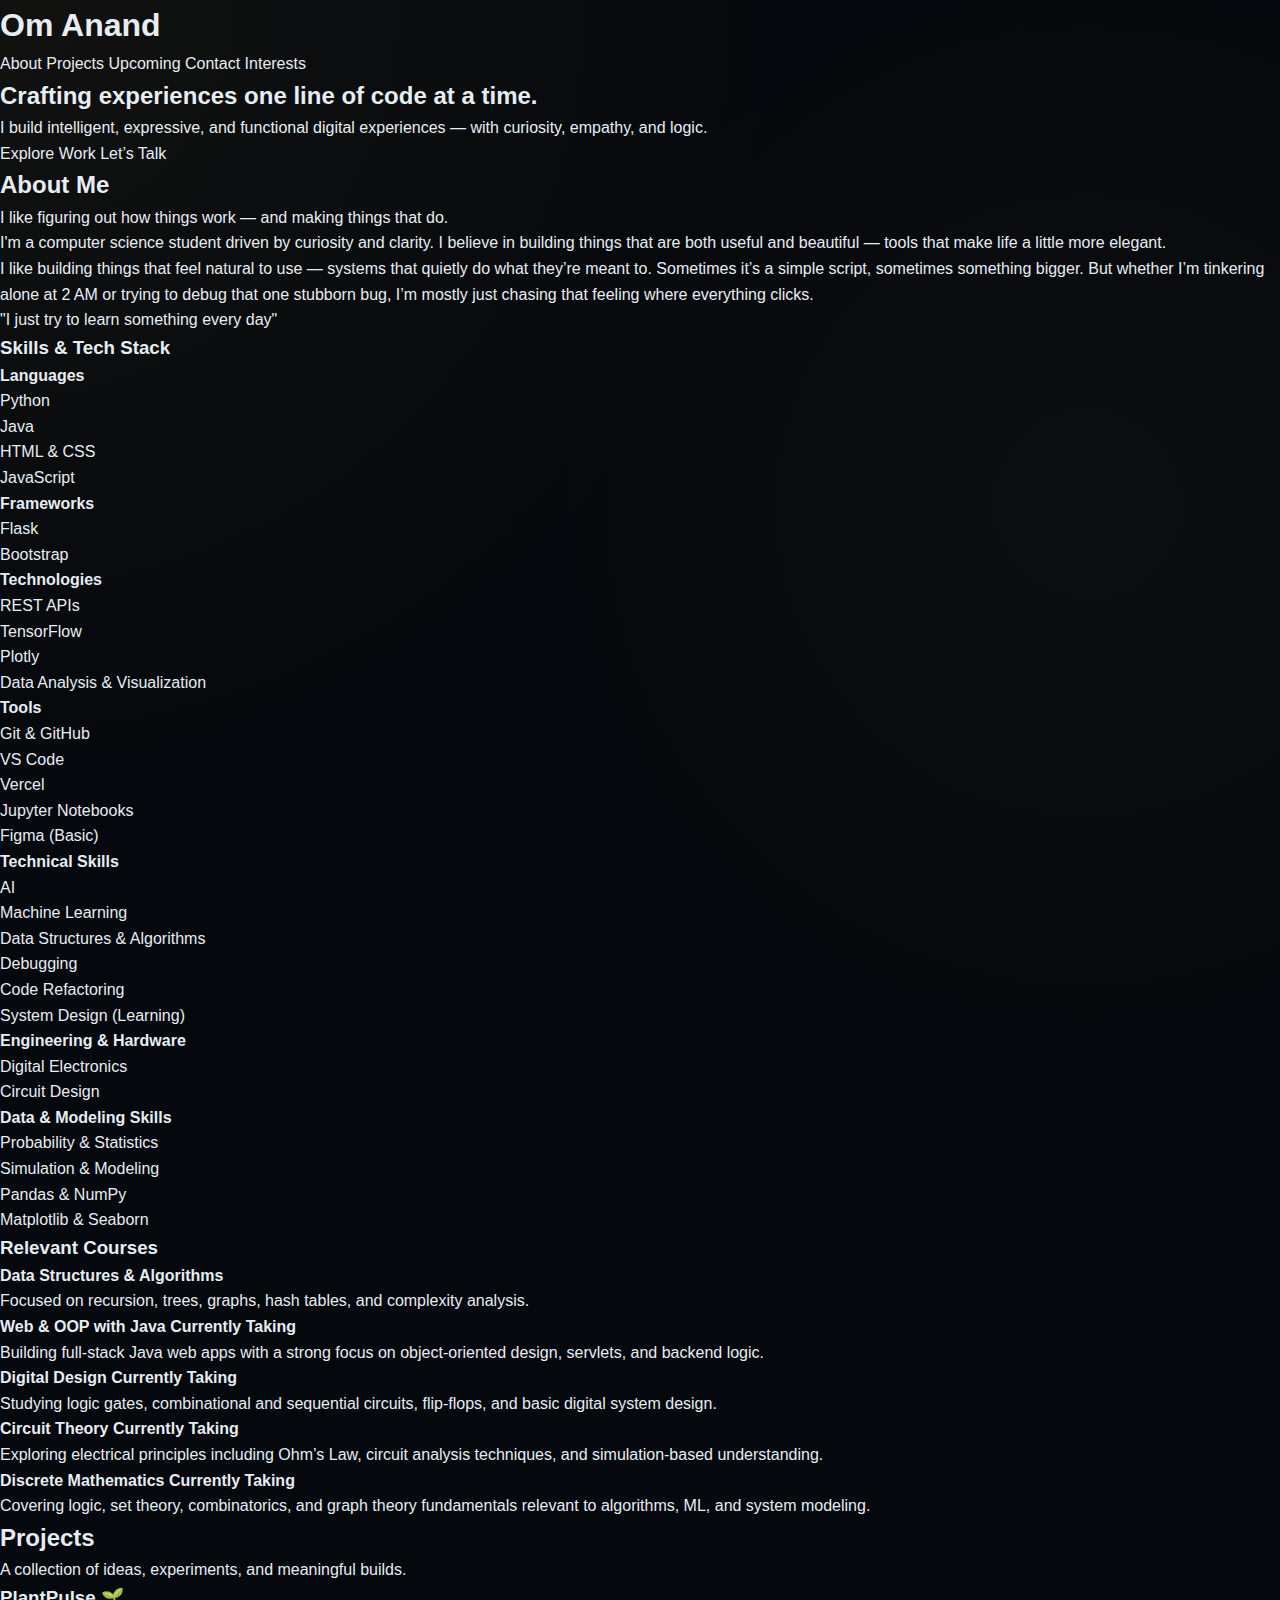
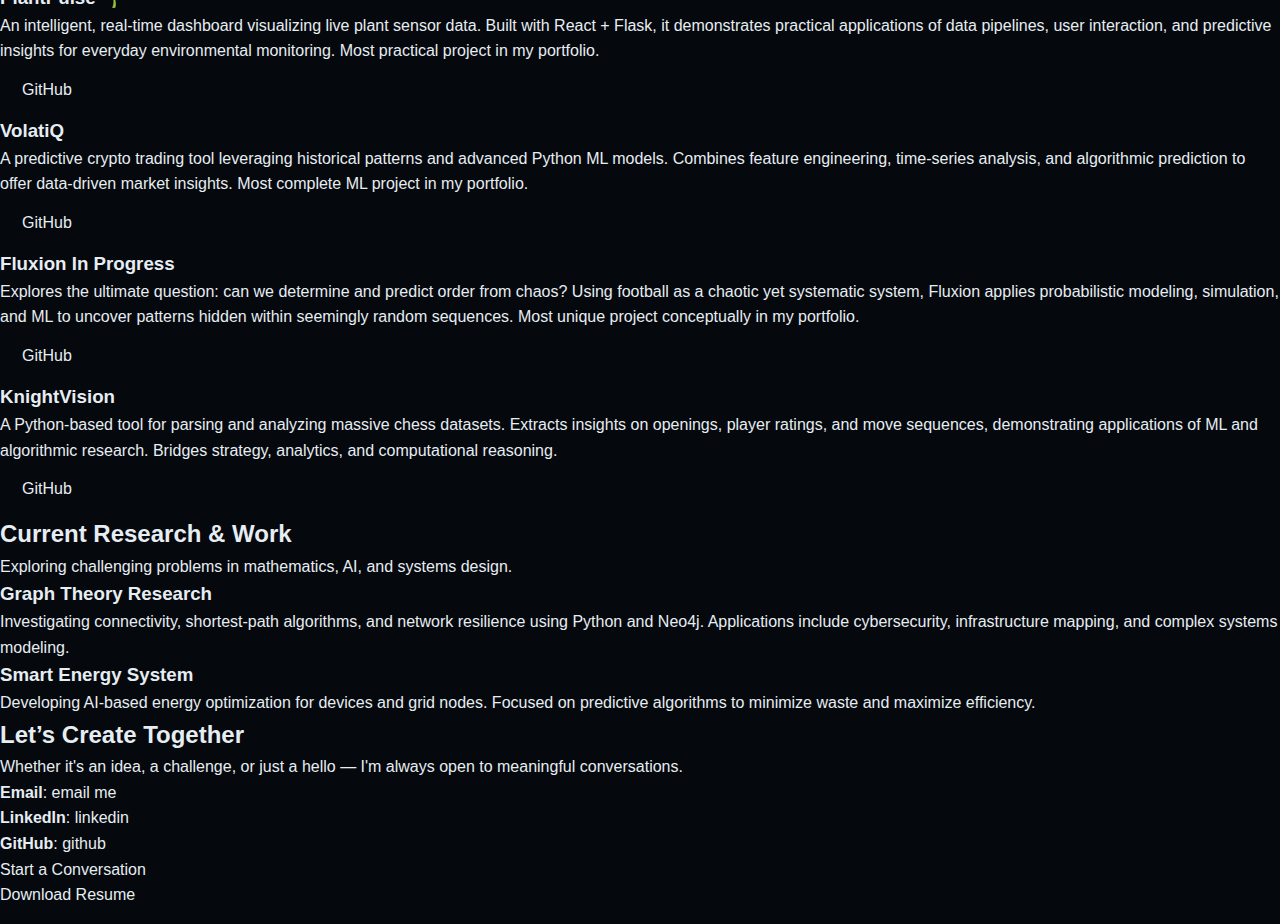
<file: index.html>
<!DOCTYPE html>
<html lang="en">
<head>
  <meta charset="UTF-8" />
  <meta name="viewport" content="width=device-width, initial-scale=1.0" />
  <title>Om Anand | Portfolio</title>

  <!-- Fonts: Sora (modern) + DM Sans (elegant body) -->
  <link href="https://fonts.googleapis.com/css2?family=Sora:wght@500;700&family=DM+Sans:wght@400;500&display=swap" rel="stylesheet">
  <link rel="stylesheet" href="style.css" />
</head>
<body>

  <!-- Navbar -->
  <header>
    <div class="nav-wrapper">
      <h1 class="brand">Om Anand</h1>
      <nav>
        <a href="#about">About</a>
        <a href="#projects">Projects</a>
        <a href="#upcoming">Upcoming</a>
        <a href="#contact">Contact</a>
        <a href="interests.html">Interests</a> 
      </nav>
    </div>
  </header>

  <!-- Hero Section -->
  <section id="home" class="hero">
    <div class="hero-content">
      <h2>Crafting experiences <span class="accent">one line</span> of code at a time.</h2>
      <p class="subtext">
        I build intelligent, expressive, and functional digital experiences — with curiosity, empathy, and logic.
      </p>
      <div class="button-row">
        <a href="#projects" class="cta primary">Explore Work</a>
        <a href="#contact" class="cta secondary">Let’s Talk</a>
      </div>
    </div>
    <div class="hero-decoration">
      <div class="circle"></div>
      <div class="grid-lines"></div>
    </div>
  </section>

  <!-- About Section -->
  <section id="about" class="about-section">
    <div class="about-container">
      <div class="about-heading">
        <h2>About Me</h2>
        <div class="line"></div>
      </div>
      <div class="about-content">
        <p class="tagline">I like figuring out how things work — and making things that do.</p>
        <p>
          I'm a computer science student driven by curiosity and clarity. I believe in building things that are both 
          <span class="highlight">useful</span> and <span class="highlight">beautiful</span> — tools that make life a little more elegant.
        </p>
        <p>
          I like building things that feel natural to use — systems that quietly do what they’re meant to. Sometimes it’s a simple script, sometimes something bigger. But whether I’m tinkering alone at 2 AM or trying to debug that one stubborn bug, I’m mostly just chasing that feeling where everything clicks.
        </p>
        <p class="quote">"I just try to learn something every day"</p>
      </div>
    </div>
    <div class="about-bg-shape"></div>

    <!-- Skills Section -->
    <div class="skills-section">
      <h3>Skills & Tech Stack</h3>
      <div class="skills-grid">

        <div class="skill-card">
          <h4>Languages</h4>
          <ul>
            <li>Python</li>
            <li>Java</li>
            <li>HTML & CSS</li>
            <li>JavaScript</li>
          </ul>
        </div>

        <div class="skill-card">
          <h4>Frameworks</h4>
          <ul>
            <li>Flask</li>
            <li>Bootstrap</li>
          </ul>
        </div>

        <div class="skill-card">
          <h4>Technologies</h4>
          <ul>
            <li>REST APIs</li>
            <li>TensorFlow</li>
            <li>Plotly</li>
            <li>Data Analysis & Visualization</li>
          </ul>
        </div>

        <div class="skill-card">
          <h4>Tools</h4>
          <ul>
            <li>Git & GitHub</li>
            <li>VS Code</li>
            <li>Vercel</li>
            <li>Jupyter Notebooks</li>
            <li>Figma (Basic)</li>
          </ul>
        </div>

        <div class="skill-card">
          <h4>Technical Skills</h4>
          <ul>
            <li>AI</li>
            <li>Machine Learning</li>
            <li>Data Structures & Algorithms</li>
            <li>Debugging</li>
            <li>Code Refactoring</li>
            <li>System Design (Learning)</li>
          </ul>
        </div>

        <div class="skill-card">
          <h4>Engineering & Hardware</h4>
          <ul>
            <li>Digital Electronics</li>
            <li>Circuit Design</li>
          </ul>
        </div>

        <div class="skill-card">
          <h4>Data & Modeling Skills</h4>
          <ul>
            <li>Probability & Statistics</li>
            <li>Simulation & Modeling</li>
            <li>Pandas & NumPy</li>
            <li>Matplotlib & Seaborn</li>
          </ul>
        </div>

      </div>
    </div>

    <!-- Courses Section -->
    <div class="courses-section">
      <h3>Relevant Courses</h3>
      <div class="courses-grid">

        <div class="course-card">
          <h4>Data Structures & Algorithms</h4>
          <p>Focused on recursion, trees, graphs, hash tables, and complexity analysis.</p>
        </div>

        <div class="course-card in-progress">
          <h4>Web & OOP with Java <span class="course-badge">Currently Taking</span></h4>
          <p>Building full-stack Java web apps with a strong focus on object-oriented design, servlets, and backend logic.</p>
        </div>

        <div class="course-card in-progress">
          <h4>Digital Design <span class="course-badge">Currently Taking</span></h4>
          <p>Studying logic gates, combinational and sequential circuits, flip-flops, and basic digital system design.</p>
        </div>

        <div class="course-card in-progress">
          <h4>Circuit Theory <span class="course-badge">Currently Taking</span></h4>
          <p>Exploring electrical principles including Ohm’s Law, circuit analysis techniques, and simulation-based understanding.</p>
        </div>

        <div class="course-card in-progress">
          <h4>Discrete Mathematics <span class="course-badge">Currently Taking</span></h4>
          <p>Covering logic, set theory, combinatorics, and graph theory fundamentals relevant to algorithms, ML, and system modeling.</p>
        </div>

      </div>
    </div>

  </section>

  <!-- Projects Section -->
  <section id="projects" class="projects-section">
    <div class="projects-header">
      <h2>Projects</h2>
      <p>A collection of ideas, experiments, and meaningful builds.</p>
    </div>

    <div class="projects-grid">

      <!-- Project 1: PlantPulse -->
      <div class="project-card">
        <h3>PlantPulse 🌱</h3>
        <p>
          An intelligent, real-time dashboard visualizing live plant sensor data. Built with React + Flask, it demonstrates practical applications of data pipelines, user interaction, and predictive insights for everyday environmental monitoring. Most practical project in my portfolio.
        </p>
        <div class="project-links">
          <a href="https://github.com/Andromeda-crypto/PlantPulse" target="_blank" class="btn small">GitHub</a>
        </div>
      </div>

      <!-- Project 2: VolatiQ -->
      <div class="project-card">
        <h3>VolatiQ</h3>
        <p>
          A predictive crypto trading tool leveraging historical patterns and advanced Python ML models. Combines feature engineering, time-series analysis, and algorithmic prediction to offer data-driven market insights. Most complete ML project in my portfolio.
        </p>
        <div class="project-links">
          <a href="https://github.com/Andromeda-crypto/VolatiQ" target="_blank" class="btn small">GitHub</a>
        </div>
      </div>

      <!-- Project 3: Fluxion -->
      <div class="project-card">
        <h3>Fluxion <span class="course-badge">In Progress</span></h3>
        <p>
          Explores the ultimate question: can we determine and predict order from chaos? Using football as a chaotic yet systematic system, Fluxion applies probabilistic modeling, simulation, and ML to uncover patterns hidden within seemingly random sequences. Most unique project conceptually in my portfolio.
        </p>
        <div class="project-links">
          <a href="https://github.com/Andromeda-crypto/fluxion" target="_blank" class="btn small">GitHub</a>
        </div>
      </div>

      <!-- Project 4: KnightVision -->
      <div class="project-card">
        <h3>KnightVision</h3>
        <p>
          A Python-based tool for parsing and analyzing massive chess datasets. Extracts insights on openings, player ratings, and move sequences, demonstrating applications of ML and algorithmic research. Bridges strategy, analytics, and computational reasoning.
        </p>
        <div class="project-links">
          <a href="https://github.com/Andromeda-crypto/knightVision" target="_blank" class="btn small">GitHub</a>
        </div>
      </div>

    </div>
  </section>

  <!-- Upcoming Research Section -->
  <section id="research" class="projects-section">
    <div class="projects-header">
      <h2>Current Research & Work</h2>
      <p>Exploring challenging problems in mathematics, AI, and systems design.</p>
    </div>

    <div class="projects-grid">
      <div class="project-card">
        <h3>Graph Theory Research</h3>
        <p>Investigating connectivity, shortest-path algorithms, and network resilience using Python and Neo4j. Applications include cybersecurity, infrastructure mapping, and complex systems modeling.</p>
      </div>

      <div class="project-card">
        <h3>Smart Energy System</h3>
        <p>Developing AI-based energy optimization for devices and grid nodes. Focused on predictive algorithms to minimize waste and maximize efficiency.</p>
      </div>
    </div>
  </section>

  <!-- Contact Section -->
  <section id="contact" class="contact-section">
    <div class="contact-container">
      <div class="contact-heading">
        <h2>Let’s Create Together</h2>
        <p>Whether it's an idea, a challenge, or just a hello — I'm always open to meaningful conversations.</p>
      </div>

      <div class="contact-box">
        <div class="contact-methods">
          <p><strong>Email</strong>: <a href="mailto:anandom.dev@gmail.com">email me</a></p>
          <p><strong>LinkedIn</strong>: <a href="https://www.linkedin.com/in/om-anand-wozchek" target="_blank">linkedin</a></p>
          <p><strong>GitHub</strong>: <a href="https://github.com/Andromeda-crypto" target="_blank">github</a></p>
        </div>

        <div class="contact-button-wrap">
          <a href="mailto:anandom.dev@gmail.com" class="contact-btn">Start a Conversation</a>
        </div>

        <a href="https://www.dropbox.com/scl/fi/1mp0ji67ug4vmtjmcnf4n/resume.v0.pdf?rlkey=bu52vapo869fubvv2ljinszxa&dl=0" download class="contact-btn">Download Resume</a>
      </div>
    </div>

    <div class="contact-deco-circle"></div>
  </section>

</body>
</html>
</file>
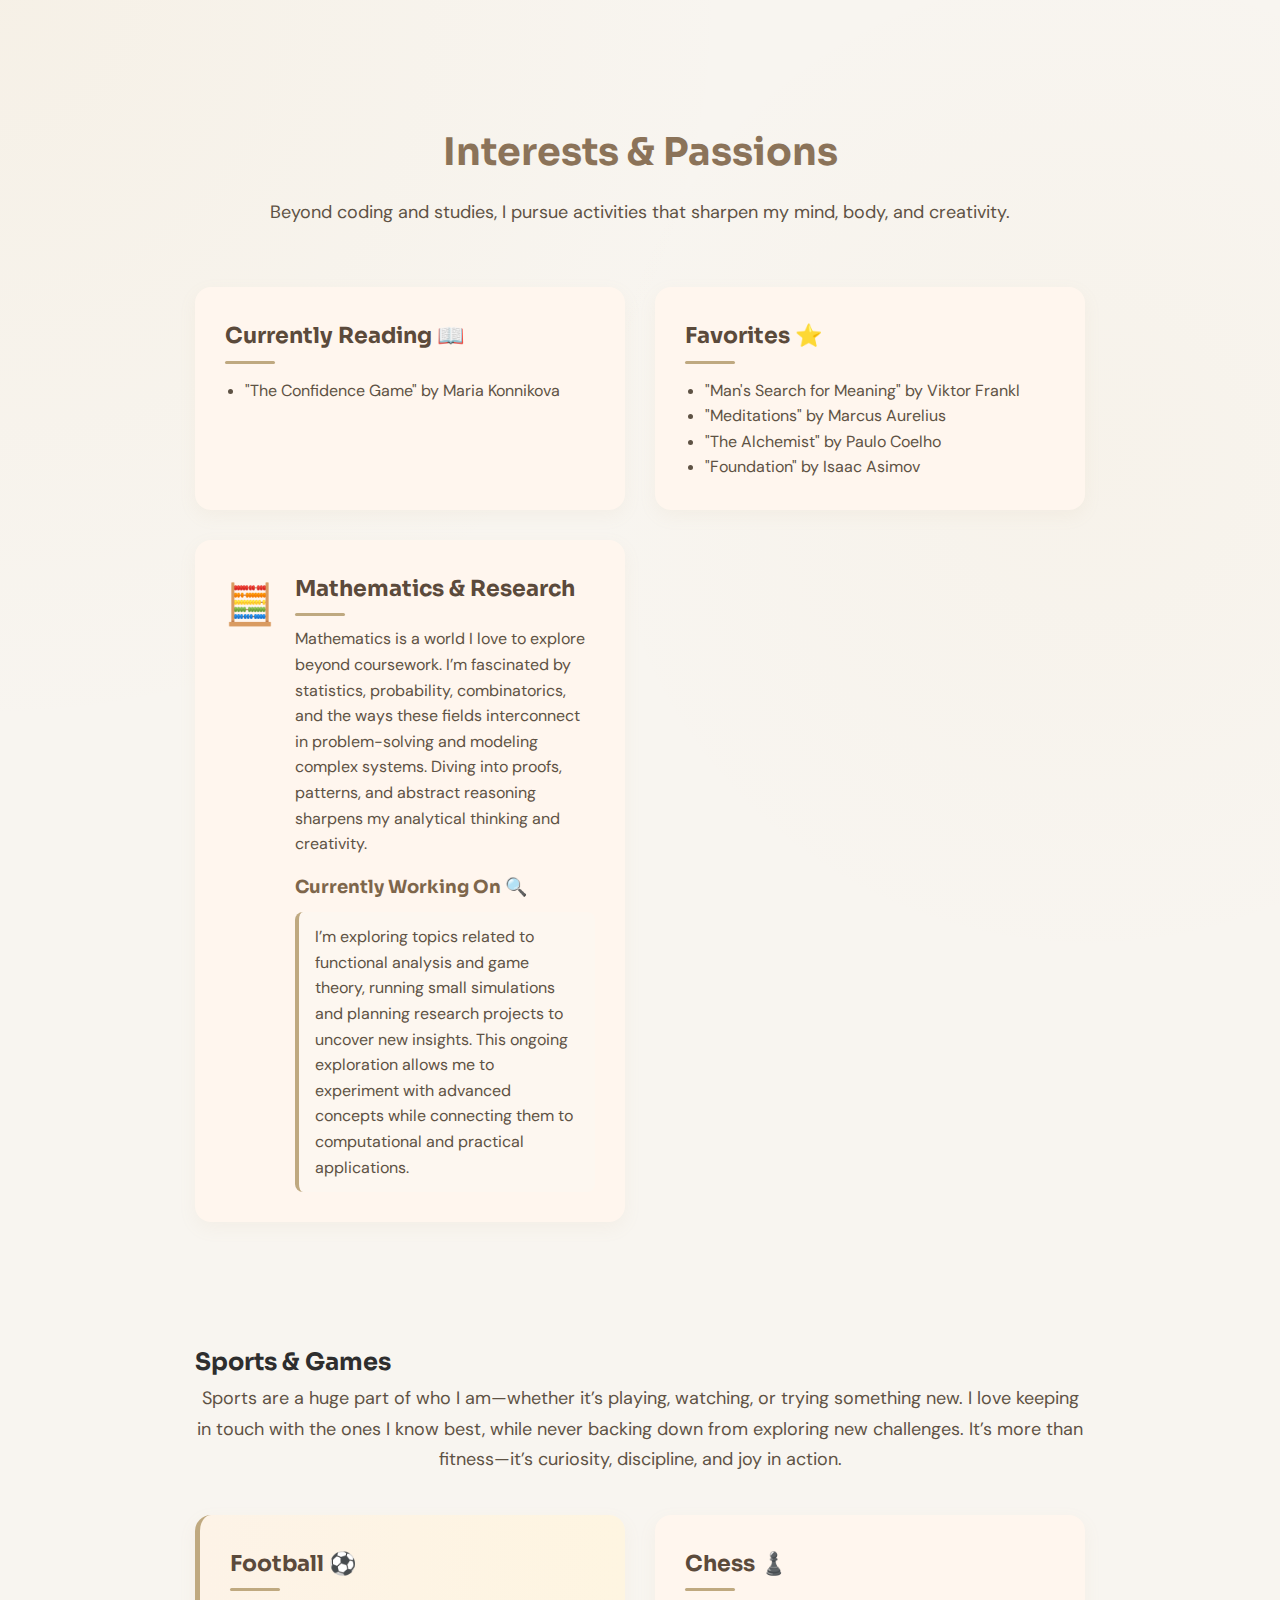
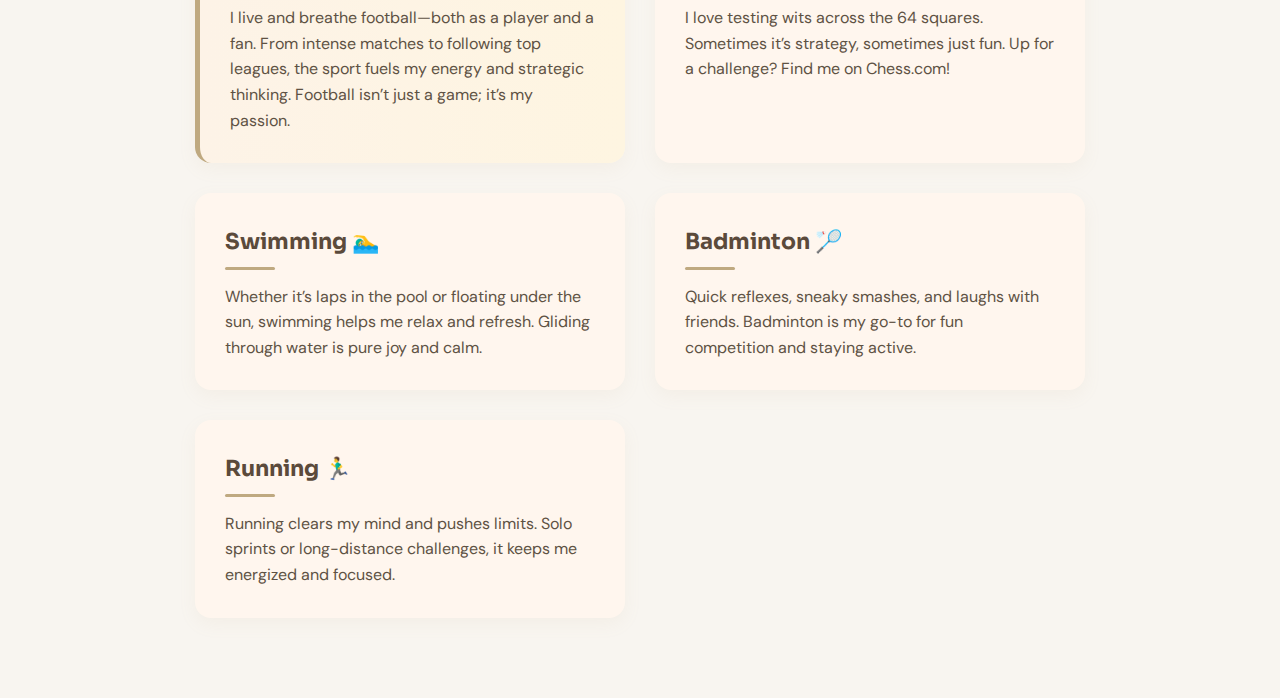
<file: interests.html>
<!DOCTYPE html>
<html lang="en">
<head>
  <meta charset="UTF-8" />
  <meta name="viewport" content="width=device-width, initial-scale=1.0" />
  <title>Om Anand | Interests</title>
  <link href="https://fonts.googleapis.com/css2?family=Sora:wght@500;700&family=DM+Sans:wght@400;500&display=swap" rel="stylesheet">
  <link rel="stylesheet" href="style.css" />
  <style>
    body {
      font-family: 'DM Sans', sans-serif;
      background-color: #f8f5f0;
      color: #2e2e2e;
      line-height: 1.7;
      scroll-behavior: smooth;
    }

    h1, h2, h3, h4 {
      font-family: 'Sora', sans-serif;
      font-weight: 700;
    }

    .interests-section {
      max-width: 950px;
      margin: 120px auto 80px;
      padding: 0 30px;
    }

    .interests-header {
      text-align: center;
      margin-bottom: 60px;
    }

    .interests-header h2 {
      font-size: 38px;
      color: #8b7359;
      margin-bottom: 12px;
    }

    .interests-header p {
      font-size: 18px;
      color: #5e5244;
    }

    .cards-grid {
      display: grid;
      grid-template-columns: repeat(auto-fit, minmax(280px, 1fr));
      gap: 30px;
    }

    .card {
      background-color: #fff6ee;
      padding: 30px;
      border-radius: 16px;
      box-shadow: 0 6px 18px rgba(191, 169, 128, 0.08);
      transition: all 0.3s ease;
    }

    .card:hover {
      transform: translateY(-4px);
      box-shadow: 0 10px 24px rgba(191, 169, 128, 0.12);
    }

    .card h3 {
      font-size: 22px;
      margin-bottom: 14px;
      color: #5b4a3b;
      position: relative;
    }

    .card h3::after {
      content: "";
      display: block;
      width: 50px;
      height: 3px;
      background-color: #bfa980;
      border-radius: 3px;
      margin-top: 6px;
    }

    .card h4 {
      font-size: 20px;
      margin-top: 15px;
      margin-bottom: 10px;
      color: #6e5d4d;
    }

    .card p, .card ul {
      font-size: 16px;
      color: #5e5244;
      line-height: 1.6;
    }

    .card ul {
      list-style-type: disc;
      padding-left: 20px;
    }

    /* Football Highlight */
    .football-card {
      background: linear-gradient(90deg, #fdf3e7, #fef5e1);
      border-left: 5px solid #bfa980;
    }

    /* Sports Section Header */
    .sports-intro {
      font-size: 18px;
      margin-bottom: 40px;
      color: #5e5244;
      text-align: center;
    }

    /* Mathematics & Research Icon */
    .interest-item {
      display: flex;
      gap: 20px;
      align-items: flex-start;
    }

    .interest-icon {
      font-size: 40px;
      flex-shrink: 0;
      color: #bfa980;
    }

    .interest-content h3 {
      margin-bottom: 10px;
    }

    .interest-content h4 {
      font-size: 18px;
      color: #7e664b;
      margin-top: 15px;
    }

    .interest-content p {
      font-size: 16px;
      line-height: 1.6;
      color: #5e5244;
    }

    /* Currently Working Subsection */
    .currently-working {
      background-color: #fdf7f0; 
      border-left: 4px solid #bfa980;
      padding: 12px 16px;
      border-radius: 8px;
      margin-top: 10px;
    }

    @media screen and (max-width: 720px) {
      .interest-item {
        flex-direction: column;
        align-items: flex-start;
      }
      .interest-icon {
        font-size: 36px;
      }
    }
  </style>
</head>
<body>

<section class="interests-section">
  <div class="interests-header">
    <h2>Interests & Passions</h2>
    <p>Beyond coding and studies, I pursue activities that sharpen my mind, body, and creativity.</p>
  </div>

  <!-- Cards Grid -->
  <div class="cards-grid">

    <!-- Currently Reading -->
    <div class="card">
      <h3>Currently Reading 📖</h3>
      <ul>
        <li>"The Confidence Game" by Maria Konnikova</li>
      </ul>
    </div>

    <!-- Favorites -->
    <div class="card">
      <h3>Favorites ⭐</h3>
      <ul>
        <li>"Man's Search for Meaning" by Viktor Frankl</li>
        <li>"Meditations" by Marcus Aurelius</li>
        <li>"The Alchemist" by Paulo Coelho</li>
        <li>"Foundation" by Isaac Asimov</li>
      </ul>
    </div>

    <!-- Mathematics/Research -->
    <div class="card">
      <div class="interest-item">
        <div class="interest-icon">🧮</div>
        <div class="interest-content">
          <h3>Mathematics & Research</h3>
          <p>
            Mathematics is a world I love to explore beyond coursework. I’m fascinated by statistics, probability, combinatorics, and the ways these fields interconnect in problem-solving and modeling complex systems. Diving into proofs, patterns, and abstract reasoning sharpens my analytical thinking and creativity.
          </p>
          <h4>Currently Working On 🔍</h4>
          <div class="currently-working">
            <p>
              I’m exploring topics related to functional analysis and game theory, running small simulations and planning research projects to uncover new insights. This ongoing exploration allows me to experiment with advanced concepts while connecting them to computational and practical applications.
            </p>
          </div>
        </div>
      </div>
    </div>

  </div>
</section>

<!-- Sports Section -->
<section class="interests-section">
  <h2>Sports & Games</h2>
  <p class="sports-intro">
    Sports are a huge part of who I am—whether it’s playing, watching, or trying something new. I love keeping in touch with the ones I know best, while never backing down from exploring new challenges. It’s more than fitness—it’s curiosity, discipline, and joy in action.
  </p>

  <div class="cards-grid">
    <div class="card football-card">
      <h3>Football ⚽</h3>
      <p>I live and breathe football—both as a player and a fan. From intense matches to following top leagues, the sport fuels my energy and strategic thinking. Football isn’t just a game; it’s my passion.</p>
    </div>

    <div class="card">
      <h3>Chess ♟️</h3>
      <p>I love testing wits across the 64 squares. Sometimes it’s strategy, sometimes just fun. Up for a challenge? Find me on <a href="https://www.chess.com/member/andro_meda1" target="_blank">Chess.com</a>!</p>
    </div>

    <div class="card">
      <h3>Swimming 🏊‍♂️</h3>
      <p>Whether it’s laps in the pool or floating under the sun, swimming helps me relax and refresh. Gliding through water is pure joy and calm.</p>
    </div>

    <div class="card">
      <h3>Badminton 🏸</h3>
      <p>Quick reflexes, sneaky smashes, and laughs with friends. Badminton is my go-to for fun competition and staying active.</p>
    </div>

    <div class="card">
      <h3>Running 🏃‍♂️</h3>
      <p>Running clears my mind and pushes limits. Solo sprints or long-distance challenges, it keeps me energized and focused.</p>
    </div>
  </div>
</section>

</body>
</html>
</file>
<file: style.css>
* {
  margin: 0;
  padding: 0;
  box-sizing: border-box;
}

:root {
  --bg: #05080c;
  --bg-soft: #0a0f15;
  --panel: #0e131a;
  --panel-2: #131a23;
  --panel-3: #18202b;
  --border: #1a2430;
  --text: #e6edf3;
  --text-soft: #aab7c7;
  --text-muted: #73849a;
  --gold: #d4a84f;
  --gold-soft: #e6b85c;
  --gold-dim: rgba(212, 168, 79, 0.16);
  --shadow: 0 18px 50px rgba(0, 0, 0, 0.32);
}

html {
  scroll-behavior: smooth;
}

body {
  font-family: "Inter", sans-serif;
  background:
    radial-gradient(circle at top left, rgba(212, 168, 79, 0.06), transparent 28%),
    radial-gradient(circle at 85% 20%, rgba(212, 168, 79, 0.035), transparent 24%),
    var(--bg);
  color: var(--text);
  line-height: 1.6;
}

.page-shell {
  max-width: 1240px;
  margin: 0 auto;
  padding: 28px 28px 60px;
}

a {
  text-decoration: none;
  color: inherit;
}

main {
  display: flex;
  flex-direction: column;
  gap: 92px;
}

/* TOPBAR */
.topbar {
  display: flex;
  justify-content: space-between;
  align-items: center;
  margin-bottom: 34px;
  padding: 18px 0 10px;
}

.brand-block {
  display: flex;
  align-items: center;
}

.brand-text-block {
  display: flex;
  flex-direction: column;
  gap: 2px;
}

.brand-mark {
  display: none;
}

.eyebrow {
  font-size: 0.85rem;
  letter-spacing: 0.08em;
  color: var(--text-soft);
  text-transform: uppercase;
}

.brand-subtitle {
  font-size: 1.02rem;
  font-weight: 600;
  color: var(--text);
}

.nav-links {
  display: flex;
  gap: 28px;
}

.nav-links a {
  font-size: 1rem;
  color: var(--text-soft);
  transition: color 0.2s ease, transform 0.2s ease;
}

.nav-links a:hover {
  color: var(--gold);
  transform: translateY(-1px);
}

/* SHARED SECTION STYLES */
.content-section {
  display: flex;
  flex-direction: column;
  gap: 24px;
}

.section-tag {
  font-size: 0.92rem;
  letter-spacing: 0.08em;
  color: var(--gold);
  text-transform: uppercase;
  margin-bottom: 18px;
}

.section-heading h2 {
  font-size: clamp(1.9rem, 3vw, 2.75rem);
  line-height: 1.08;
  margin-bottom: 10px;
  letter-spacing: -0.03em;
}

.section-heading p {
  color: var(--text-soft);
  font-size: 1.06rem;
}

/* HERO */
.hero-panel {
  position: relative;
  display: grid;
  grid-template-columns: minmax(0, 1.05fr) minmax(0, 0.95fr);
  gap: 38px;
  align-items: stretch;
  overflow: hidden;
  border: 1px solid rgba(26, 36, 48, 0.55);
  border-radius: 28px;
  background: linear-gradient(180deg, rgba(10, 15, 21, 0.55), rgba(6, 9, 13, 0.8));
  padding: 38px;
  box-shadow: var(--shadow);
}

.hero-bg-grid {
  position: absolute;
  left: 0;
  top: 0;
  width: 320px;
  height: 320px;
  background-image:
    linear-gradient(rgba(255, 255, 255, 0.035) 1px, transparent 1px),
    linear-gradient(90deg, rgba(255, 255, 255, 0.035) 1px, transparent 1px);
  background-size: 24px 24px;
  mask-image: linear-gradient(to bottom, rgba(255, 255, 255, 0.75), transparent 85%);
  opacity: 0.45;
  pointer-events: none;
}

.hero-bg-glow {
  position: absolute;
  border-radius: 999px;
  filter: blur(70px);
  pointer-events: none;
}

.hero-bg-glow-left {
  width: 200px;
  height: 200px;
  background: rgba(212, 168, 79, 0.06);
  left: -60px;
  bottom: 10px;
}

.hero-bg-glow-right {
  width: 200px;
  height: 200px;
  background: rgba(212, 168, 79, 0.05);
  right: 60px;
  top: 40px;
}

.hero-copy,
.hero-monitor {
  position: relative;
  z-index: 1;
}

.hero-copy h1 {
  display: flex;
  flex-direction: column;
  gap: 6px;
  max-width: 14ch;
  font-size: clamp(3.2rem, 6vw, 5.3rem);
  line-height: 0.96;
  font-weight: 800;
  letter-spacing: -0.05em;
  margin-bottom: 28px;
}

.headline-line {
  display: block;
}

.accent-line {
  color: var(--gold);
  font-style: italic;
  opacity: 0.95;
  text-shadow: 0 0 12px rgba(212, 168, 79, 0.12);
}

.hero-description {
  max-width: 660px;
  font-size: 1.34rem;
  line-height: 1.62;
  color: var(--text-soft);
  margin-bottom: 30px;
}

.hero-actions {
  display: flex;
  gap: 14px;
  flex-wrap: wrap;
  margin-bottom: 30px;
}

.btn {
  display: inline-flex;
  align-items: center;
  justify-content: center;
  min-height: 52px;
  padding: 0 22px;
  border-radius: 12px;
  font-size: 1rem;
  transition: all 0.22s ease;
}

.btn-primary {
  background: var(--gold);
  color: #071019;
  font-weight: 700;
  box-shadow: 0 10px 22px rgba(212, 168, 79, 0.12);
}

.btn-primary:hover {
  background: var(--gold-soft);
  transform: translateY(-2px);
}

.btn-secondary {
  border: 1px solid var(--border);
  background: rgba(255, 255, 255, 0.01);
  color: var(--text-soft);
}

.btn-secondary:hover {
  border-color: rgba(212, 168, 79, 0.45);
  color: var(--gold);
  transform: translateY(-2px);
}

.hero-stats {
  display: grid;
  grid-template-columns: repeat(3, minmax(0, 1fr));
  gap: 16px;
}

.hero-stats-two {
  grid-template-columns: repeat(2, minmax(0, 1fr));
  max-width: 760px;
}

.stat-card {
  background: linear-gradient(180deg, rgba(14, 19, 26, 0.94), rgba(10, 15, 21, 0.94));
  border: 1px solid var(--border);
  border-radius: 16px;
  padding: 18px 18px 16px;
  min-height: 112px;
}

.stat-label {
  display: block;
  font-size: 0.88rem;
  color: var(--text-muted);
  margin-bottom: 8px;
}

.stat-value {
  display: block;
  font-size: 1.05rem;
  line-height: 1.5;
  font-weight: 700;
}

/* HERO MONITOR */
.hero-monitor {
  background: linear-gradient(180deg, rgba(14, 19, 26, 0.92), rgba(9, 14, 20, 0.97));
  border: 1px solid rgba(26, 36, 48, 0.88);
  border-radius: 22px;
  padding: 28px 26px;
  min-height: 100%;
  box-shadow: inset 0 1px 0 rgba(255,255,255,0.02);
}

.monitor-frame-corner {
  position: absolute;
  width: 18px;
  height: 18px;
  border-color: rgba(212, 168, 79, 0.45);
  pointer-events: none;
}

.corner-tl {
  top: 14px;
  left: 14px;
  border-top: 1px solid;
  border-left: 1px solid;
}

.corner-tr {
  top: 14px;
  right: 14px;
  border-top: 1px solid;
  border-right: 1px solid;
}

.corner-bl {
  bottom: 14px;
  left: 14px;
  border-bottom: 1px solid;
  border-left: 1px solid;
}

.corner-br {
  bottom: 14px;
  right: 14px;
  border-bottom: 1px solid;
  border-right: 1px solid;
}

.monitor-header {
  display: flex;
  justify-content: space-between;
  align-items: center;
  margin-bottom: 26px;
}

.monitor-title {
  font-size: 0.98rem;
  letter-spacing: 0.03em;
  color: var(--text-soft);
}

.monitor-status {
  font-size: 0.98rem;
  font-weight: 700;
  color: var(--gold);
}

.signal-flow {
  display: grid;
  grid-template-columns: 1fr auto 1fr auto 1fr;
  gap: 16px;
  align-items: center;
  margin-bottom: 22px;
  padding: 10px 0 4px;
}

.signal-node {
  text-align: center;
}

.node-label {
  display: block;
  font-size: 0.9rem;
  color: var(--text-muted);
  letter-spacing: 0.06em;
  margin-bottom: 10px;
}

.signal-node p {
  font-size: 1.05rem;
  line-height: 1.55;
  color: var(--text);
}

.signal-arrow {
  color: var(--gold);
  font-size: 1.8rem;
  font-weight: 700;
}

.monitor-grid {
  display: grid;
  gap: 14px;
}

.monitor-card {
  background: linear-gradient(180deg, rgba(19, 26, 35, 0.98), rgba(15, 21, 29, 0.98));
  border: 1px solid var(--border);
  border-radius: 16px;
  padding: 18px;
}

.highlight-card {
  border-color: rgba(212, 168, 79, 0.45);
  box-shadow: inset 0 0 0 1px rgba(212, 168, 79, 0.05);
}

.mini-label {
  display: block;
  font-size: 0.88rem;
  color: var(--text-muted);
  margin-bottom: 8px;
}

.monitor-card h3 {
  font-size: 1.2rem;
  margin-bottom: 8px;
}

.monitor-card p,
.monitor-card li {
  font-size: 1rem;
  color: var(--text-soft);
}

.monitor-card ul {
  padding-left: 18px;
  display: flex;
  flex-direction: column;
  gap: 4px;
}

/* PROFILE */
.profile-section {
  gap: 28px;
}

.profile-grid {
  display: grid;
  grid-template-columns: minmax(0, 1.2fr) minmax(320px, 0.8fr);
  gap: 24px;
  align-items: stretch;
}

.profile-main {
  background: linear-gradient(180deg, rgba(14, 19, 26, 0.96), rgba(10, 15, 21, 0.98));
  border: 1px solid var(--border);
  border-radius: 22px;
  padding: 28px;
  box-shadow: var(--shadow);
}

.profile-main p {
  color: var(--text-soft);
  font-size: 1.05rem;
  line-height: 1.8;
  margin-bottom: 16px;
}

.profile-main p:last-child {
  margin-bottom: 0;
}

.profile-lead {
  font-size: 1.22rem !important;
  color: var(--text) !important;
  line-height: 1.7;
}

.profile-highlight-line {
  display: inline-flex;
  align-items: center;
  gap: 8px;
  margin: 6px 0 20px;
  padding: 10px 14px;
  border: 1px solid rgba(212, 168, 79, 0.28);
  border-radius: 12px;
  background: linear-gradient(180deg, rgba(212, 168, 79, 0.08), rgba(212, 168, 79, 0.03));
  box-shadow: inset 0 0 0 1px rgba(212, 168, 79, 0.03);
}

.profile-highlight-text {
  color: var(--gold);
  font-size: 1.02rem;
  font-weight: 600;
  line-height: 1.6;
}

.blink-cursor {
  width: 10px;
  height: 1.15em;
  background: var(--gold);
  border-radius: 2px;
  display: inline-block;
  animation: blinkCursor 1s steps(1) infinite;
  box-shadow: 0 0 10px rgba(212, 168, 79, 0.18);
}

@keyframes blinkCursor {
  0%, 49% {
    opacity: 1;
  }
  50%, 100% {
    opacity: 0;
  }
}

.profile-quote {
  margin-top: 24px;
  padding-top: 18px;
  border-top: 1px solid rgba(26, 36, 48, 0.9);
  color: var(--text-muted) !important;
  font-size: 0.98rem !important;
  font-style: italic;
  letter-spacing: 0.01em;
}

.profile-side {
  display: grid;
  gap: 18px;
}

.profile-panel {
  background: linear-gradient(180deg, rgba(14, 19, 26, 0.96), rgba(10, 15, 21, 0.98));
  border: 1px solid var(--border);
  border-radius: 18px;
  padding: 22px;
}

.profile-panel h3 {
  font-size: 1.18rem;
  margin-bottom: 8px;
}

.profile-panel p {
  color: var(--text-soft);
}

/* PROJECTS */
.modules-grid {
  display: grid;
  gap: 22px;
}

.modules-grid-featured {
  grid-template-columns: repeat(2, minmax(0, 1fr));
  align-items: stretch;
}

.module-card {
  background: linear-gradient(180deg, rgba(14, 19, 26, 0.96), rgba(10, 15, 21, 0.98));
  border: 1px solid var(--border);
  border-radius: 20px;
  padding: 24px;
  transition: transform 0.24s ease, border-color 0.24s ease, box-shadow 0.24s ease;
}

.module-card:hover {
  transform: translateY(-4px);
  border-color: rgba(212, 168, 79, 0.48);
  box-shadow: 0 0 0 1px rgba(212, 168, 79, 0.14), 0 18px 34px rgba(0, 0, 0, 0.28);
}

.module-card-featured {
  grid-column: 1 / -1;
}

.module-topline {
  display: flex;
  justify-content: space-between;
  gap: 16px;
  font-size: 0.84rem;
  color: var(--text-muted);
  text-transform: uppercase;
  letter-spacing: 0.06em;
  margin-bottom: 14px;
}

.module-card h3 {
  font-size: 1.6rem;
  letter-spacing: -0.03em;
  margin-bottom: 12px;
}

.module-mission {
  color: var(--text-soft);
  font-size: 1.05rem;
  margin-bottom: 14px;
}

.module-tags {
  display: flex;
  flex-wrap: wrap;
  gap: 8px;
  margin-bottom: 14px;
}

.module-tags span {
  display: inline-flex;
  align-items: center;
  min-height: 30px;
  padding: 0 10px;
  background: rgba(19, 26, 35, 0.95);
  border: 1px solid rgba(26, 36, 48, 0.95);
  border-radius: 999px;
  font-size: 0.84rem;
  color: var(--text-soft);
}

.flow-strip {
  display: flex;
  flex-wrap: wrap;
  gap: 10px;
  color: var(--gold);
  font-size: 0.92rem;
  margin-bottom: 14px;
}

.module-detail {
  font-size: 1rem;
  color: var(--text-soft);
  margin-bottom: 16px;
}

.module-links {
  display: flex;
  gap: 16px;
}

.module-links a {
  font-size: 0.98rem;
  font-weight: 600;
  color: var(--gold);
}

.module-links a:hover {
  color: var(--gold-soft);
}

.module-feature-layout {
  display: grid;
  grid-template-columns: minmax(0, 1.3fr) minmax(260px, 0.7fr);
  gap: 18px;
  margin-bottom: 18px;
}

.module-detail-block,
.module-side-panel {
  background: rgba(19, 26, 35, 0.55);
  border: 1px solid rgba(26, 36, 48, 0.9);
  border-radius: 16px;
  padding: 18px;
}

.module-bullets {
  padding-left: 18px;
  display: flex;
  flex-direction: column;
  gap: 8px;
  color: var(--text-soft);
}

.module-bullets li {
  line-height: 1.55;
}

/* CURRENT WORK */
.work-grid {
  display: grid;
  grid-template-columns: repeat(3, minmax(0, 1fr));
  gap: 20px;
}

.work-card {
  background: linear-gradient(180deg, rgba(14, 19, 26, 0.96), rgba(10, 15, 21, 0.98));
  border: 1px solid var(--border);
  border-radius: 18px;
  padding: 22px;
  transition: 0.2s ease;
}

.work-card:hover {
  border-color: rgba(212,168,79,0.35);
  transform: translateY(-3px);
}

.work-card h3 {
  font-size: 1.2rem;
  margin-bottom: 8px;
}

.work-card p {
  color: var(--text-soft);
  font-size: 1rem;
  line-height: 1.6;
}

/* LAB LOG */
.timeline {
  display: flex;
  flex-direction: column;
  gap: 18px;
}

.timeline-item {
  display: grid;
  grid-template-columns: 18px 1fr;
  gap: 14px;
  align-items: start;
}

.timeline-marker {
  width: 10px;
  height: 10px;
  background: var(--gold);
  border-radius: 999px;
  margin-top: 7px;
  box-shadow: 0 0 0 6px rgba(212, 168, 79, 0.06);
}

.timeline-content {
  background: linear-gradient(180deg, rgba(14, 19, 26, 0.94), rgba(10, 15, 21, 0.96));
  border: 1px solid var(--border);
  border-radius: 16px;
  padding: 18px 20px;
}

.timeline-content h3 {
  font-size: 1.15rem;
  margin-bottom: 6px;
}

.timeline-content p {
  color: var(--text-soft);
}

/* CAPABILITIES */
.capabilities-grid {
  display: grid;
  grid-template-columns: repeat(2, minmax(0, 1fr));
  gap: 20px;
}

.capability-card {
  background: linear-gradient(180deg, rgba(14, 19, 26, 0.96), rgba(10, 15, 21, 0.98));
  border: 1px solid var(--border);
  border-radius: 18px;
  padding: 22px;
}

.capability-card h3 {
  font-size: 1.24rem;
  margin-bottom: 10px;
}

.capability-card p {
  color: var(--text-soft);
}

/* CONTACT */
.contact-section {
  padding-bottom: 16px;
}

.contact-links {
  display: flex;
  flex-wrap: wrap;
  gap: 18px;
}

.contact-links a {
  color: var(--gold);
  font-weight: 600;
  font-size: 1rem;
}

.contact-links a:hover {
  color: var(--gold-soft);
}

/* RESPONSIVE */
@media (max-width: 1080px) {
  .hero-panel {
    grid-template-columns: 1fr;
  }

  .hero-copy h1 {
    max-width: 12ch;
  }
}

@media (max-width: 900px) {
  .page-shell {
    padding: 20px 18px 44px;
  }

  .topbar {
    flex-direction: column;
    align-items: flex-start;
    gap: 16px;
  }

  .nav-links {
    flex-wrap: wrap;
    gap: 16px 22px;
  }

  .hero-panel {
    padding: 26px 22px;
    border-radius: 22px;
  }

  .hero-description {
    font-size: 1.08rem;
  }

  .hero-stats,
  .hero-stats-two,
  .approach-grid,
  .capabilities-grid,
  .profile-grid,
  .work-grid,
  .modules-grid-featured,
  .module-feature-layout {
    grid-template-columns: 1fr;
  }

  .module-card-featured {
    grid-column: auto;
  }

  .signal-flow {
    grid-template-columns: 1fr;
    gap: 10px;
  }

  .signal-arrow {
    transform: rotate(90deg);
    justify-self: center;
  }
}

@media (max-width: 640px) {
  .hero-copy h1 {
    font-size: 2.8rem;
  }

  .section-heading h2 {
    font-size: 1.8rem;
  }

  .module-topline {
    flex-direction: column;
    gap: 4px;
  }
}

.module-card:hover {
  box-shadow: 0 0 0 1px rgba(212,168,79,0.15), 0 20px 40px rgba(0,0,0,0.35);
}
</file>
